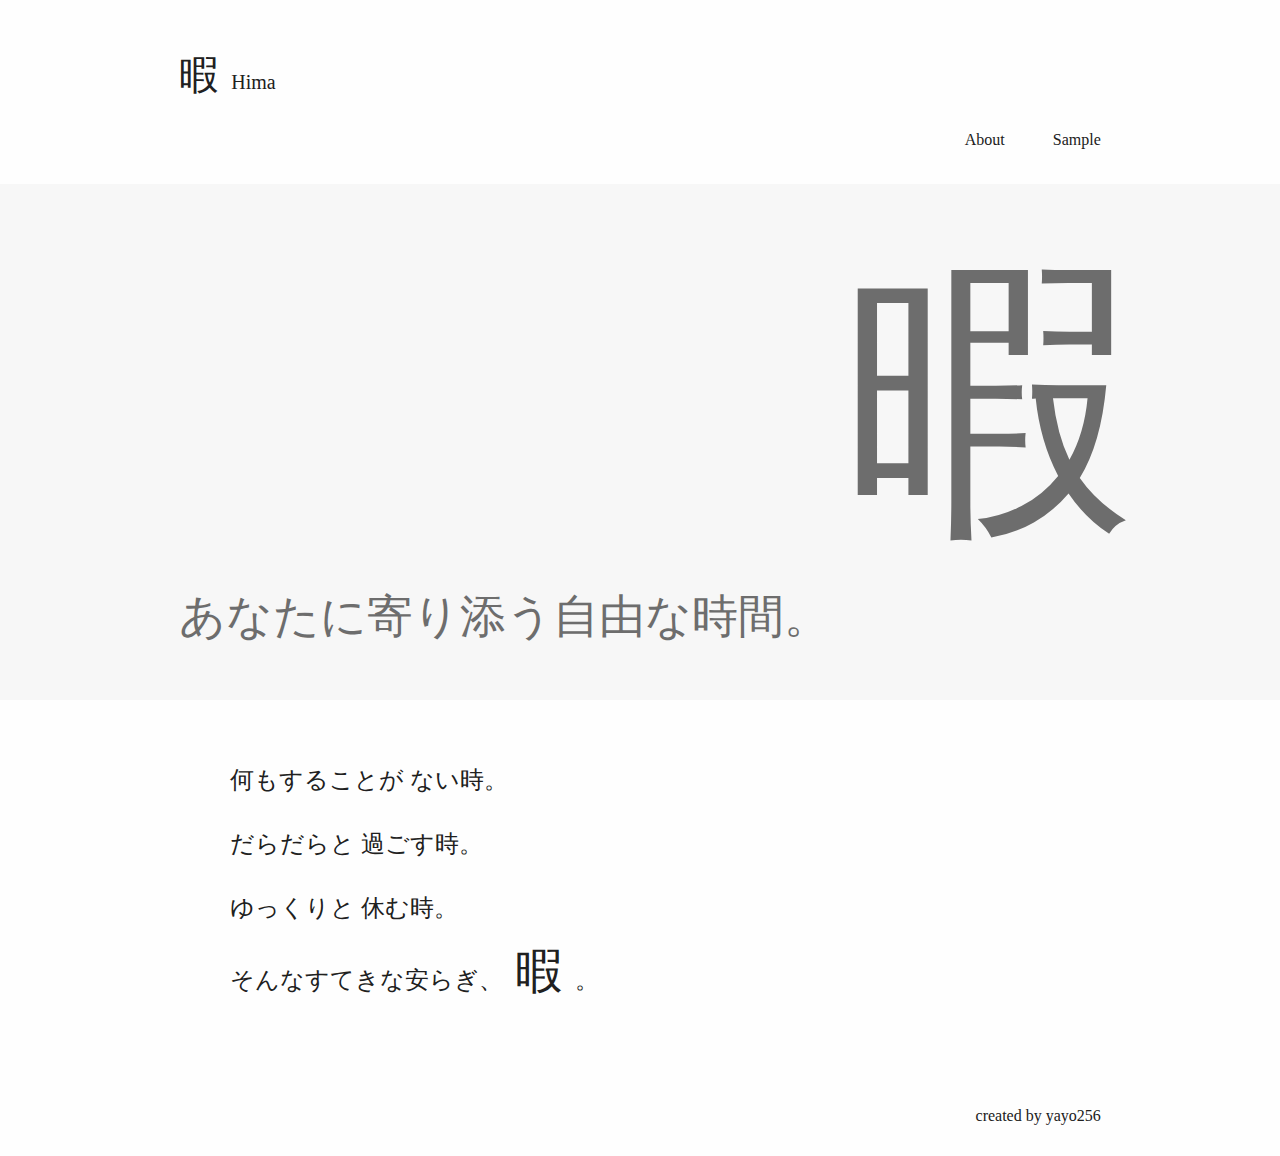
<file: index.html>
<!DOCTYPE html>
<html lang="ja">
<head>
  <meta charset="utf-8">
  <link rel="stylesheet" href="css/reset.css">
  <link rel="stylesheet" href="css/index/layout.css">
  <link rel="stylesheet" href="css/index/surface.css">
  <title>暇</title>
</head>
<body>

<header>
  <div id="header-box">
    <div class="header-logo">
      <a href="">
        <span class="header-logo-kanji">暇<span class="header-logo-romaji">Hima</span></span>
      </a>
    </div>
    <div class="header-menu">
      <a class="header-menu-about" href="about.html">About</a>
      <a class="header-menu-sample" href="sample.html">Sample</a>
    </div>
  </div>
</header>

<div id="main">
  <!-- 正直画像にしたい -->
  <div id="intro-image">
    <div id="intro-image-box">
      <div class="intro-image-left">
        <p class="intro-image-left-text">あなたに寄り添う自由な時間。</p>
      </div>
      <div class="intro-image-right">
        <p class="intro-image-right-character">暇</p>
      </div>
    </div>
  </div>
  <div id="intro-text">
    <div id="intro-text-box">
      <p class="intro-text-line">何もすることが ない時。</p>
      <p class="intro-text-line">だらだらと 過ごす時。</p>
      <p class="intro-text-line">ゆっくりと 休む時。</p>
      <p class="intro-text-line">
        そんなすてきな安らぎ、<span class="intro-text-line-me">暇</span>。
      </p>
    </div>
  </div>
</div>

<footer>
  <div id="footer-box">
    <p class="footer-text">created by yayo256</p>
  </div>
</footer>

</body>
</html>
</file>
<file: css/index/layout.css>
/* header */
header {
  margin: 0px auto;
  padding: 56px 14vw 24px;
}

#header-box > * {
  margin-top: 24px;
}

#header-box > *:first-child {
  margin-top: 0px !important;
}

#header-box::after {
  content: "";
  display: block;
  clear: both;
}

.header-logo-kanji {
  font-size: 40px;
}

.header-logo-romaji {
  margin-left: 12px;
  font-size: 20px;
}

.header-menu {
  float: right;
}

.header-menu > * {
  float: left;
  margin-left: 48px;
}

.header-menu > *:first-child {
  margin-left: 0px !important;
}

.header-menu::after {
  content: "";
  display: block;
  clear: both;
}

.header-menu > * {
  font-size: 16px;
  padding: 12px 0px;
}

/* main */
/* intro-image */
#intro-image {
  margin: 0 auto;
  padding: 0vw 14vw;
}

#intro-image-box {
  height: 40.32vw;
}

#intro-image-box > * {
  float: left;
  margin-left: 0;
}

#intro-image-box > *:first-child {
  margin-left: 0px !important;
}

#intro-image-box::after {
  content: "";
  display: block;
  clear: both;
}

.intro-image-left {
  width: 72%;
}

.intro-image-left-text {
  margin-top: 32.0vw;
  font-size: 3.6vw;
}

.intro-image-right {
  width: 28%;
}

.intro-image-right-character {
  margin-top: 5.6vw;
  font-size: 23.04vw;
}

/* intro-text */
#intro-text {
  margin: 0 auto;
  padding: 48px 18.0vw;
}

.intro-text-line {
  font-size: 24px;
  line-height: 64px;
}

.intro-text-line-me {
  font-size: 48px;
}

.intro-text-line-me::before {
  content: " ";
}

.intro-text-line-me::after {
  content: " ";
}

/* footer */
footer {
  margin: 0px auto;
  padding: 48px 14vw;
}

footer-box::after {
  content: "";
  display: block;
  clear: both;
}

.footer-text {
  float: right;
}
</file>
<file: css/index/surface.css>
@charset "UTF-8";
* {
  color: #202020;
}

body {
  background-color: #fefefe;
}

/* header */
#header-box a {
  text-decoration: none;
}

/* .main */
#intro-image {
  background-color: #f7f7f7;
}

#intro-image-box p {
  color: #6d6d6d;
}

.intro-image-right-character {
  font-family: "游ゴシック体", 'Yu Gothic', "YuGothic", 'ヒラギノ角ゴシック Pro', 'Hiragino Kaku Gothic Pro', "メイリオ", "Meiryo", "Osaka", 'ＭＳ Ｐゴシック', 'MS PGothic', sans-serif;
}
</file>
